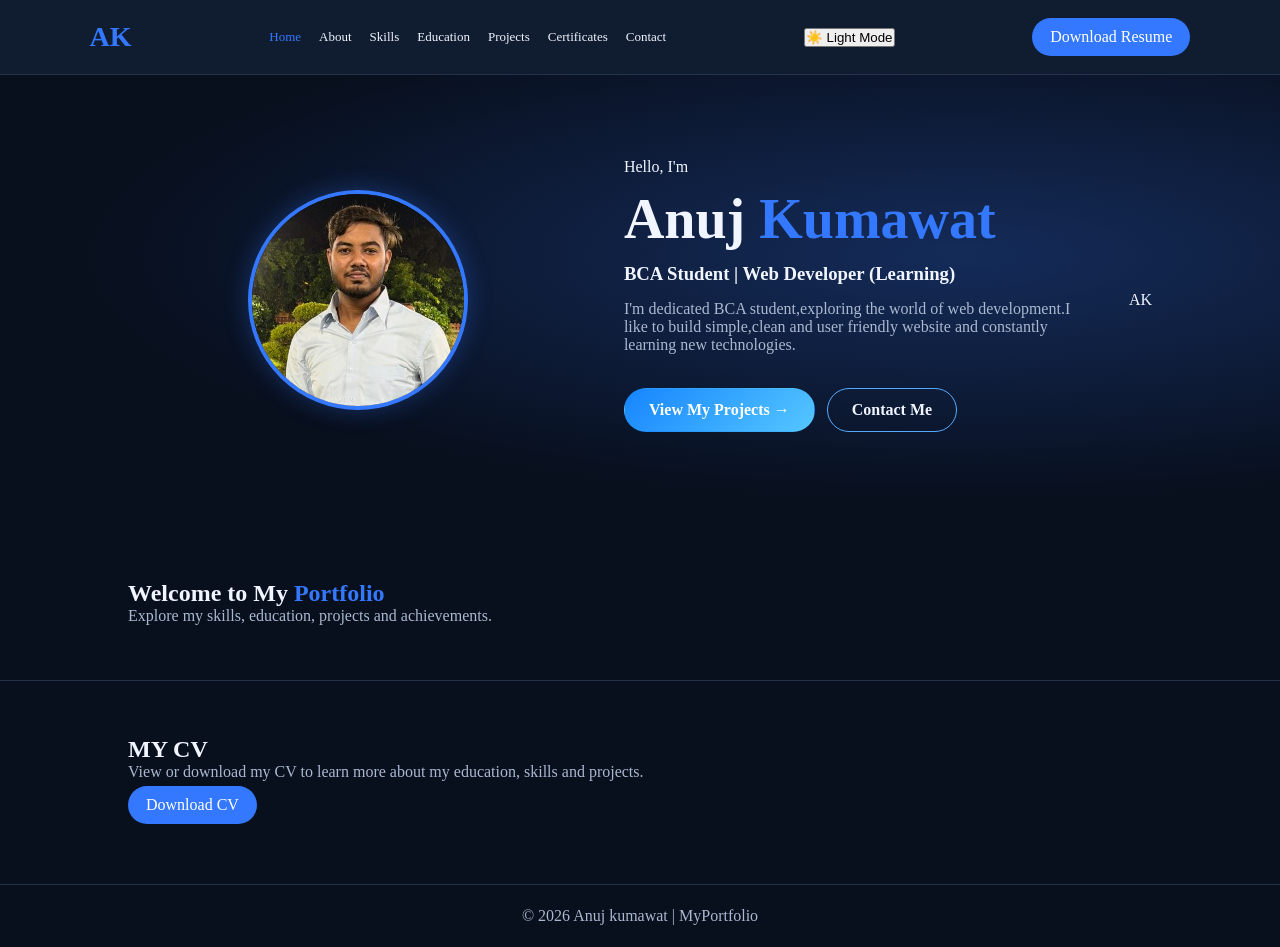
<file: index.html>
<!DOCTYPE html>
<html lang="en">
<head>
    <meta charset="UTF-8">
    <meta name="viewport" content="width=device-width, initial-scale=1.0">
    <title>Anuj kumawat | Portfolio</title>
    <link rel="stylesheet" href="style.css">
</head>
<body>

    <header class="navbar">
        <a href="index.html" class="logo">AK</a>

        <nav>
            <a href="index.html" class="active">Home</a>
            <a href="about.html">About</a>
            <a href="skills.html">Skills</a>
            <a href="education.html">Education</a>
            <a href="projects.html">Projects</a>
            <a href="certificates.html">Certificates</a>
            <a href="contact.html">Contact</a>
        </nav>

<button id="theme-toggle" class="theme-toggle" type="button">
    ☀️ Light Mode
</button>


        <a href="documents/resume.pdf"
   class="resume-btn"
   download>
   Download Resume
      </a>
    </header>

    <main>
        <section class="hero" id="home">
            <div class="profile-photo">
    <img src="images/profile.jpg" alt="Anuj Kumawat Profile Photo">
</div>
            <div class="hero-content">
                <p>Hello, I'm</p>
                <h1>Anuj <span>Kumawat</span></h1>
                <h3>BCA Student | Web Developer (Learning)</h3>

                <p class="intro">
                    I'm dedicated BCA student,exploring the world of
                    web development.I like to build simple,clean and
                    user friendly website and constantly learning new 
                    technologies.

                </p>

                <a href="projects.html" class="btn">View My Projects →</a>
                <a href="contact.html" class="btn outline">Contact Me</a>
            </div>
           <div class=""profile"> 
                <span>AK</span> 
                </div>           
        </section>

        <section class="quick-about">
            <h2>Welcome to My <span>Portfolio</span></h2>
            <p>Explore my skills, education, projects and achievements.</p>
        </section>

        
    <section class="resume" id="resume">
        <h2>MY CV</h2>
        <p>View or download my CV to learn more about my education, skills and projects.</p>

        

        <a href="documents/my-cv.pdf" download class="btn">
            Download CV
        </a>
    </section>
    </main>


    <footer>
        <p>© 2026 Anuj kumawat | MyPortfolio</p>
    </footer>

<script src="script.js"></script>

<button id="backToTop" title="Back to top" aria-label="Back to top">
    ↑
</button>

</body>
</html>
</file>
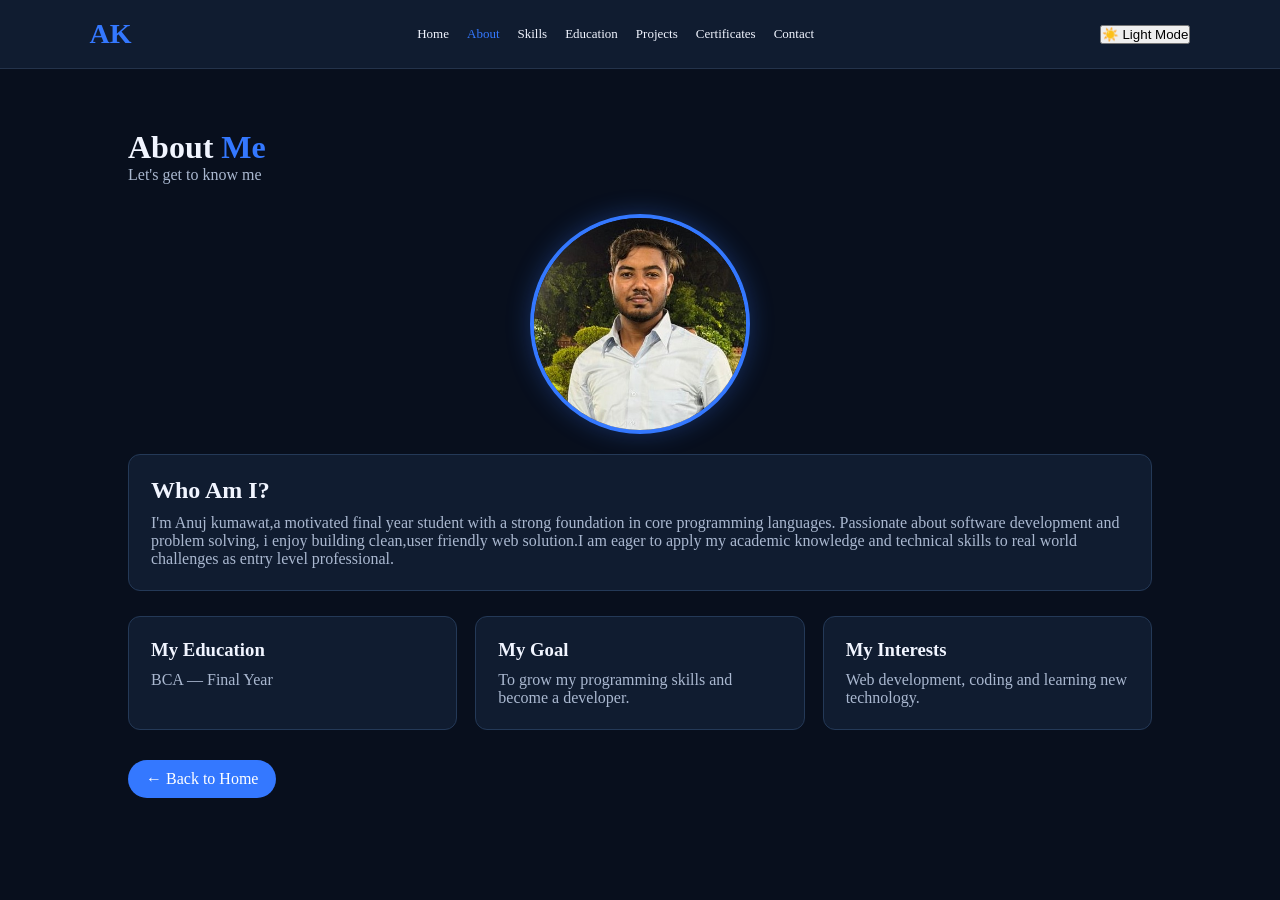
<file: about.html>
<!DOCTYPE html>
<html lang="en">
<head>
    <meta charset="UTF-8">
    <meta name="viewport" content="width=device-width, initial-scale=1.0">
    <title>About Me | Anuj kumawat</title>
    <link rel="stylesheet" href="style.css">
</head>
<body>

    <header class="navbar">
        <a href="index.htnl" class="logo">AK</a>

        <nav>
            <a href="index.html">Home</a>
            <a href="about.html" class="active">About</a>
            <a href="skills.html">Skills</a>
            <a href="education.html">Education</a>
            <a href="projects.html">Projects</a>
            <a href="certificates.html">Certificates</a>
            <a href="contact.html">Contact</a>
        </nav>
        <button id="theme-toggle">☀️ Light Mode</button>
    </header>

    <main class="page-content">
        <h1>About <span>Me</span></h1>
        <p class="subtitle">Let's get to know me</p>
        <div class="profile-photo">
    <img src="images/profile.jpg" alt="Anuj Kumawat Profile Photo">
</div>

        <div class="about-card">
            <h2>Who Am I?</h2>
            <p>
                

                I'm Anuj kumawat,a motivated final year student with 
                a strong foundation in core programming languages.
                Passionate about software development and problem solving,
                i enjoy building clean,user friendly web solution.I am 
                eager to apply my academic knowledge and technical skills
                to real world challenges as entry level professional.

            </p>
        </div>

        <div class="cards">
            <article class="card">
                <h3>My Education</h3>
                <p>BCA — Final Year</p>
            </article>

            <article class="card">
                <h3>My Goal</h3>
                <p>To grow my programming skills and become a developer.</p>
            </article>

            <article class="card">
                <h3>My Interests</h3>
                <p>Web development, coding and learning new technology.</p>
            </article>
        </div>

        <a href="index.html" class="btn">← Back to Home</a>
    </main>
<script src="script.js"></script>
</body>
</html>
</file>
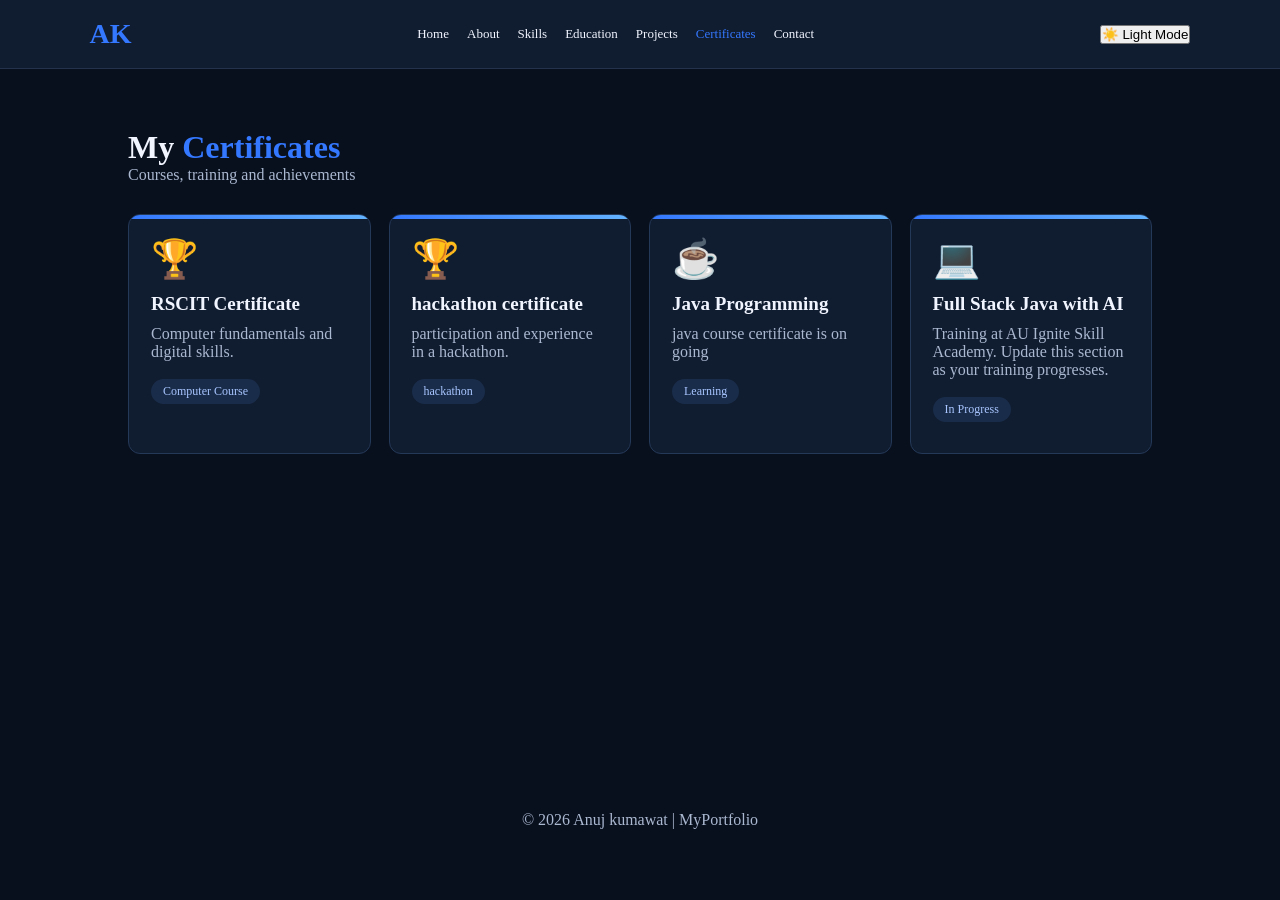
<file: certificates.html>
<!DOCTYPE html>
<html lang="en">
<head>
    <meta charset="UTF-8">
    <meta name="viewport" content="width=device-width, initial-scale=1.0">
    <title>Certificates | Anuj kumawat</title>
    <link rel="stylesheet" href="style.css">
</head>
<body>

<header class="navbar">
    <a href="index.html" class="logo">AK</a>

    <nav>
        <a href="index.html">Home</a>
        <a href="about.html">About</a>
        <a href="skills.html">Skills</a>
        <a href="education.html">Education</a>
        <a href="projects.html">Projects</a>
        <a href="certificates.html" class="active">Certificates</a>
        <a href="contact.html">Contact</a>
    </nav>
    <button id="theme-toggle">☀️ Light Mode</button>
</header>

<main class="page-content">
    <h1>My <span>Certificates</span></h1>
    <p class="subtitle">
        Courses, training and achievements
    </p>

    <div class="cards certificate-grid">

        <article class="card certificate-card">
            <div class="certificate-icon">🏆</div>
            <h2>RSCIT Certificate</h2>
            <p>
                Computer fundamentals and digital skills.
            </p>
            <span class="certificate-label">Computer Course</span>
        </article>

         
        <article class="card certificate-card">
            <div class="certificate-icon">🏆</div>
            <h2>hackathon certificate</h2>
            <p>
                participation and experience in a
                hackathon.
            </p>
            <span class="certificate-label">hackathon</span>
        </article>


        <article class="card certificate-card">
            <div class="certificate-icon">☕</div>
            <h2>Java Programming</h2>
            <p>
                <!--yaha java certificate add krna hai -->
                java course certificate is on going
            </p>
            <span class="certificate-label">Learning</span>
        </article>

        <article class="card certificate-card">
            <div class="certificate-icon">💻</div>
            <h2>Full Stack Java with AI</h2>
            <p>
                Training at AU Ignite Skill Academy.
                Update this section as your training progresses.
            </p>
            <span class="certificate-label">In Progress</span>
        </article>

    </div>
</main>

<footer>
    <p>© 2026 Anuj kumawat | MyPortfolio</p>
</footer>
<script src="script.js"></script>
</body>
</html>
</file>
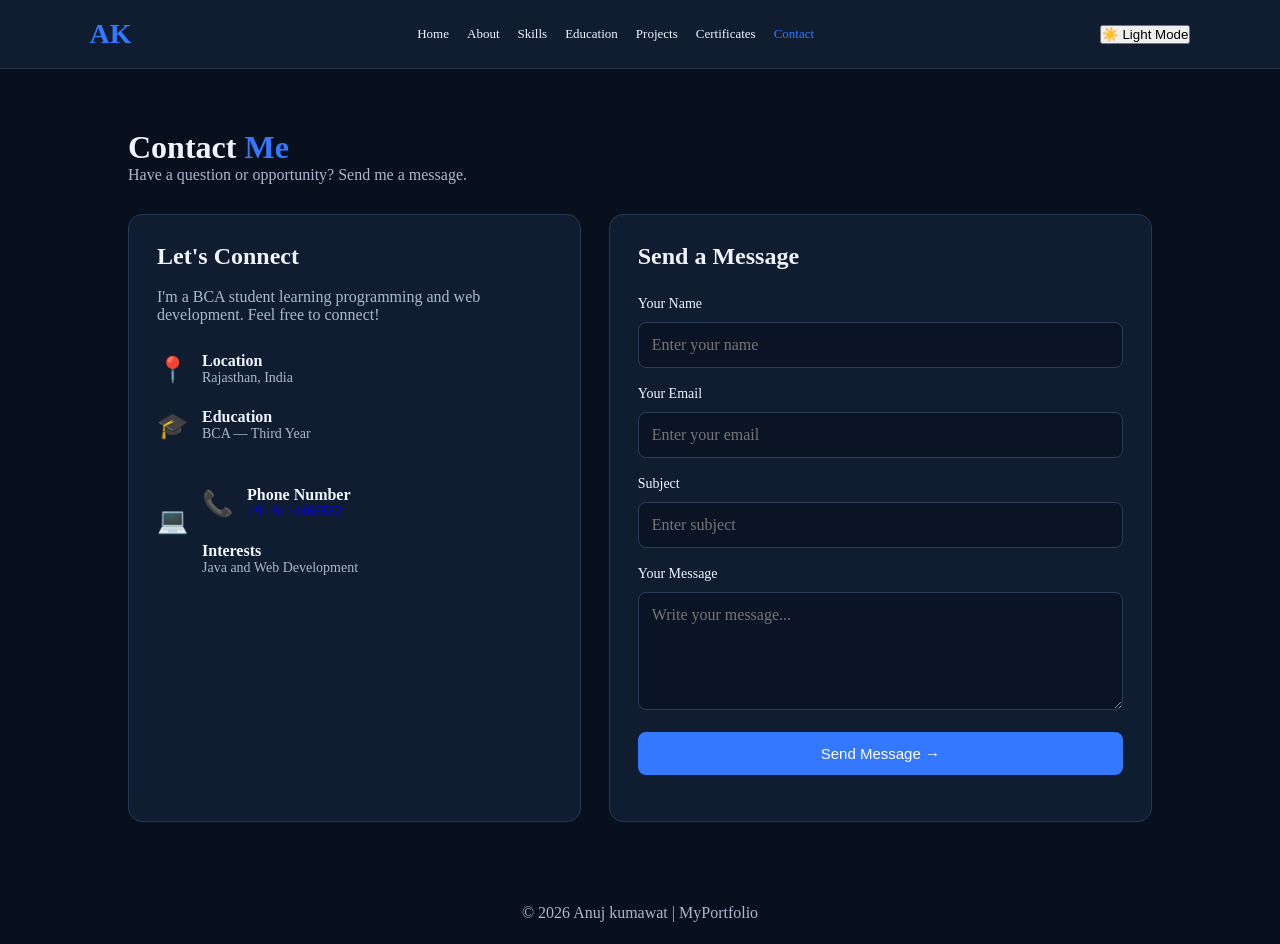
<file: contact.html>
<!DOCTYPE html>
<html lang="en">
<head>
    <meta charset="UTF-8">
    <meta name="viewport" content="width=device-width, initial-scale=1.0">
    <title>Contact | Anuj kumawat</title>
    <link rel="stylesheet" href="style.css">
</head>
<body>

<header class="navbar">
    <a href="index.html" class="logo">AK</a>

    <nav>
        <a href="index.html">Home</a>
        <a href="about.html">About</a>
        <a href="skills.html">Skills</a>
        <a href="education.html">Education</a>
        <a href="projects.html">Projects</a>
        <a href="certificates.html">Certificates</a>
        <a href="contact.html" class="active">Contact</a>
    </nav>
    <button id="theme-toggle">☀️ Light Mode</button>
</header>

<main class="page-content">
    <h1>Contact <span>Me</span></h1>
    <p class="subtitle">
        Have a question or opportunity? Send me a message.
    </p>

    <div class="contact-layout">

        <section class="contact-info">
            <h2>Let's Connect</h2>
            <p>
                I'm a BCA student learning programming
                and web development. Feel free to connect!
            </p>

            <div class="contact-detail">
                <span>📍</span>
                <div>
                    <h3>Location</h3>
                    <p>Rajasthan, India</p>
                </div>
            </div>

            <div class="contact-detail">
                <span>🎓</span>
                <div>
                    <h3>Education</h3>
                    <p>BCA — Third Year</p>
                </div>
            </div>

            <div class="contact-detail">
                <span>💻</span>
                <div>
                    
                  
<div class="contact-detail">
    <span>📞</span>
    <div>
        <h3>Phone Number</h3>
        <p>
            <a href="tel:+918114466562 class="contact-link">
                +91 8114466562
            </a>
        </p>
    </div>
</div>
  
                    
                    
                    <h3>Interests</h3>
                    <p>Java and Web Development</p>
                </div>
            </div>
        </section>

        <section class="contact-form-card">
            <h2>Send a Message</h2>

            <form id="contact-form">
                <label for="name">Your Name</label>
                <input
                    type="text"
                    id="name"
                    placeholder="Enter your name"
                    required
                >

                <label for="email">Your Email</label>
                <input
                    type="email"
                    id="email"
                    placeholder="Enter your email"
                    required
                >

                <label for="subject">Subject</label>
                <input
                    type="text"
                    id="subject"
                    placeholder="Enter subject"
                    required
                >

                <label for="message">Your Message</label>
                <textarea
                    id="message"
                    rows="5"
                    placeholder="Write your message..."
                    required
                ></textarea>

                <button type="submit" class="send-btn">
                    Send Message →
                </button>

                <p id="form-status" role="status"></p>
            </form>
        </section>

    </div>
</main>

<footer>
    <p>© 2026 Anuj kumawat | MyPortfolio</p>
</footer>

<script src="script.js"></script>
</body>
</html>
</file>
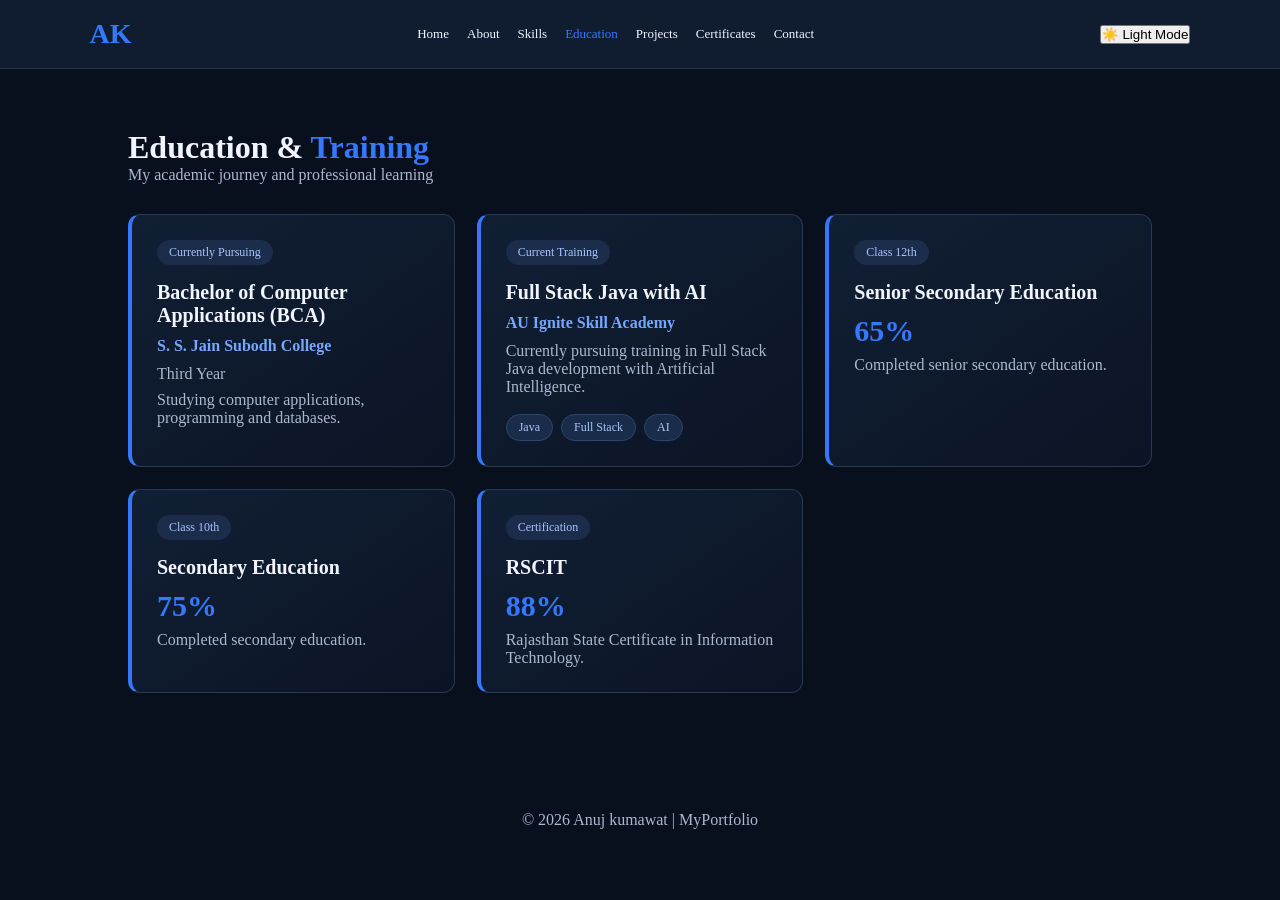
<file: education.html>
<!DOCTYPE html>
<html lang="en">
<head>
    <meta charset="UTF-8">
    <meta name="viewport" content="width=device-width, initial-scale=1.0">
    <title>Education | Anuj kumawat</title>
    <link rel="stylesheet" href="style.css">
</head>
<body>

    <header class="navbar">
        <a href="index.html" class="logo">AK</a>

        <nav>
            <a href="index.html">Home</a>
            <a href="about.html">About</a>
            <a href="skills.html">Skills</a>
            <a href="education.html" class="active">Education</a>
            <a href="projects.html">Projects</a>
            <a href="certificates.html">Certificates</a>
            <a href="contact.html">Contact</a>
        </nav>
        <button id="theme-toggle">☀️ Light Mode</button>
    </header>

    <main class="page-content">
        <h1>Education & <span>Training</span></h1>
        <p class="subtitle">My academic journey and professional learning</p>

        <div class="education-list">

            <article class="card education-card">
                <span class="edu-year">Currently Pursuing</span>
                <h2>Bachelor of Computer Applications (BCA)</h2>
                <h3>S. S. Jain Subodh College</h3>
                <p>Third Year</p>
                <p>Studying computer applications, programming and databases.</p>
            </article>

            <article class="card education-card">
                <span class="edu-year">Current Training</span>
                <h2>Full Stack Java with AI</h2>
                <h3>AU Ignite Skill Academy</h3>
                <p>
                    Currently pursuing training in Full Stack Java
                    development with Artificial Intelligence.
                </p>
                <div class="tags">
                    <span>Java</span>
                    <span>Full Stack</span>
                    <span>AI</span>
                </div>
            </article>

            <article class="card education-card">
                <span class="edu-year">Class 12th</span>
                <h2>Senior Secondary Education</h2>
                <p class="percentage">65%</p>
                <p>Completed senior secondary education.</p>
            </article>

            <article class="card education-card">
                <span class="edu-year">Class 10th</span>
                <h2>Secondary Education</h2>
                <p class="percentage">75%</p>
                <p>Completed secondary education.</p>
            </article>

            <article class="card education-card">
                <span class="edu-year">Certification</span>
                <h2>RSCIT</h2>
                <p class="percentage">88%</p>
                <p>Rajasthan State Certificate in Information Technology.</p>
            </article>

        </div>
    </main>

    <footer>
        <p>© 2026 Anuj kumawat | MyPortfolio</p>
    </footer>
<script src="script.js"></script>
</body>
</html>
</file>
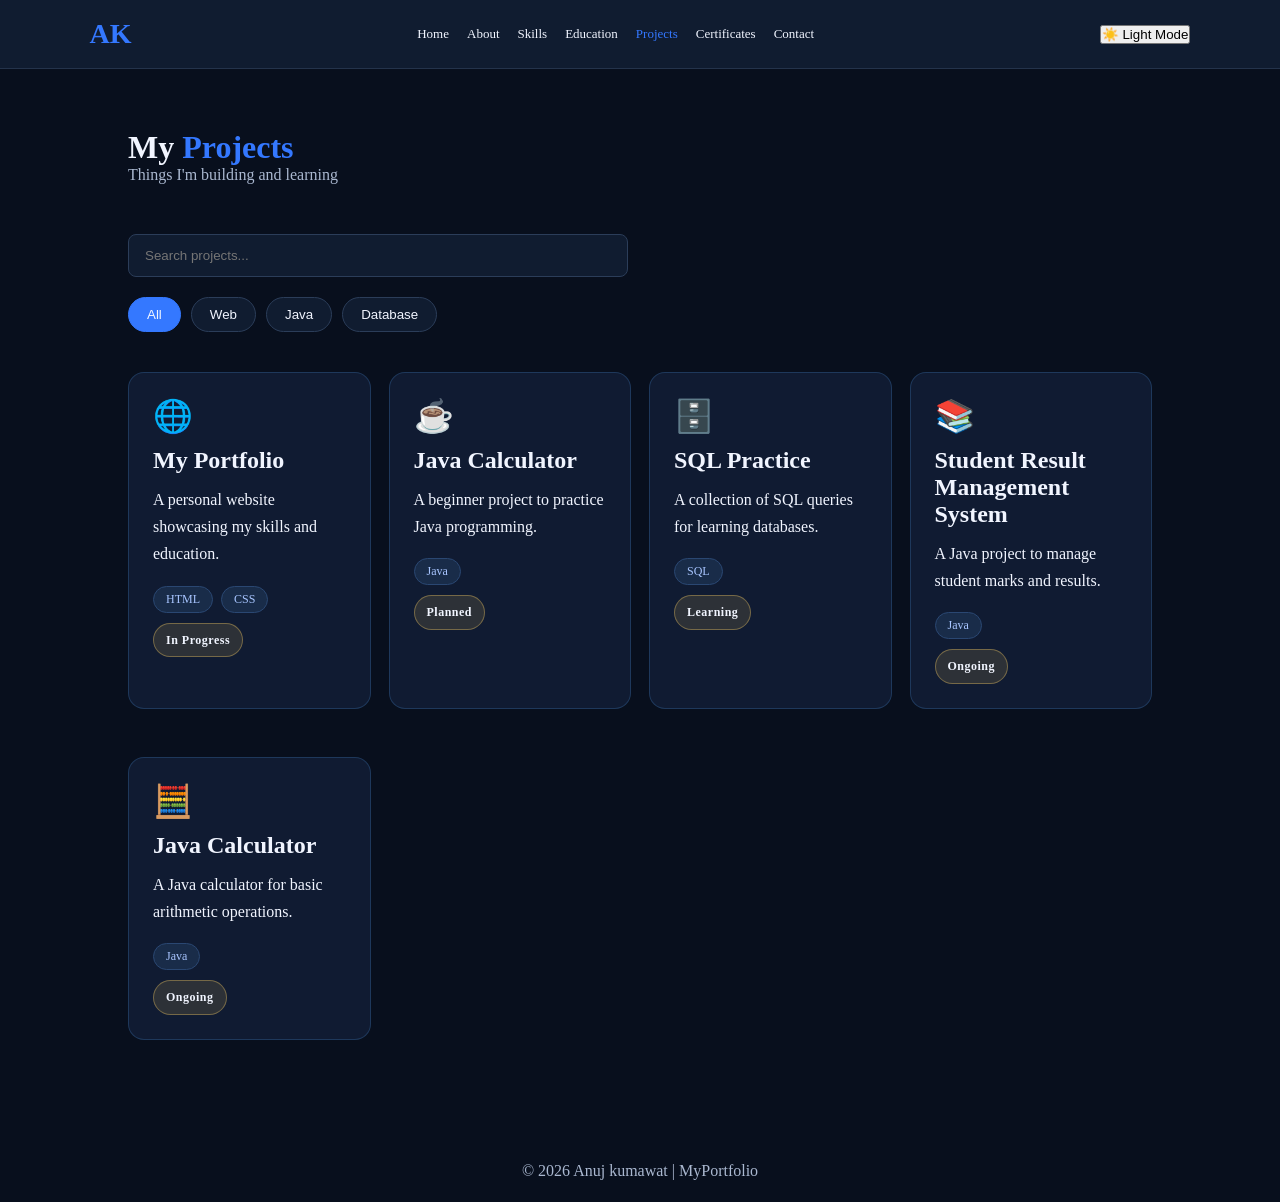
<file: projects.html>
<!DOCTYPE html>
<html lang="en">
<head>
    <meta charset="UTF-8">
    <meta name="viewport" content="width=device-width, initial-scale=1.0">
    <title>Projects | Anuj kumawat</title>
    <link rel="stylesheet" href="style.css">
</head>
<body>

<header class="navbar">
    <a href="index.html" class="logo">AK</a>
    <nav>
        <a href="index.html">Home</a>
        <a href="about.html">About</a>
        <a href="skills.html">Skills</a>
        <a href="education.html">Education</a>
        <a href="projects.html" class="active">Projects</a>
        <a href="certificates.html">Certificates</a>
        <a href="contact.html">Contact</a>
    </nav>
    <button id="theme-toggle">☀️ Light Mode</button>
</header>

<main class="page-content">
    <h1>My <span>Projects</span></h1>
    <p class="subtitle">Things I'm building and learning</p>

    <input type="search" id="project-search"
           placeholder="Search projects...">

    <div class="project-filters">
        <button class="filter-btn active" data-filter="all">All</button>
        <button class="filter-btn" data-filter="web">Web</button>
        <button class="filter-btn" data-filter="java">Java</button>
        <button class="filter-btn" data-filter="database">Database</button>
    </div>

    <div class="cards project-grid">

        <article class="card project-card" data-category="web">
            <span class="project-icon">🌐</span>
            <h2>My Portfolio</h2>
            <p>A personal website showcasing my skills and education.</p>
            <div class="tags"><span>HTML</span><span>CSS</span></div>
            <p class="project-status">In Progress</p>
        </article>

        <article class="card project-card" data-category="java">
            <span class="project-icon">☕</span>
            <h2>Java Calculator</h2>
            <p>A beginner project to practice Java programming.</p>
            <div class="tags"><span>Java</span></div>
            <p class="project-status">Planned</p>
        </article>

        <article class="card project-card" data-category="database">
            <span class="project-icon">🗄️</span>
            <h2>SQL Practice</h2>
            <p>A collection of SQL queries for learning databases.</p>
            <div class="tags"><span>SQL</span></div>
            <p class="project-status">Learning</p>
        </article>

<article class="card project-card" data-category="java">
    <span class="project-icon">📚</span>
    <h2>Student Result Management System</h2>
    <p>A Java project to manage student marks and results.</p>
    <div class="tags"><span>Java</span></div>
    <p class="project-status">Ongoing</p>
</article>

<article class="card project-card" data-category="java">
    <span class="project-icon">🧮</span>
    <h2>Java Calculator</h2>
    <p>A Java calculator for basic arithmetic operations.</p>
    <div class="tags"><span>Java</span></div>
    <p class="project-status">Ongoing</p>
</article>


    </div>

    <p id="no-projects" hidden>No matching projects found.</p>
</main>

<footer>
    <p>© 2026 Anuj kumawat | MyPortfolio</p>
</footer>

<script src="script.js"></script>
</body>
</html>
</file>
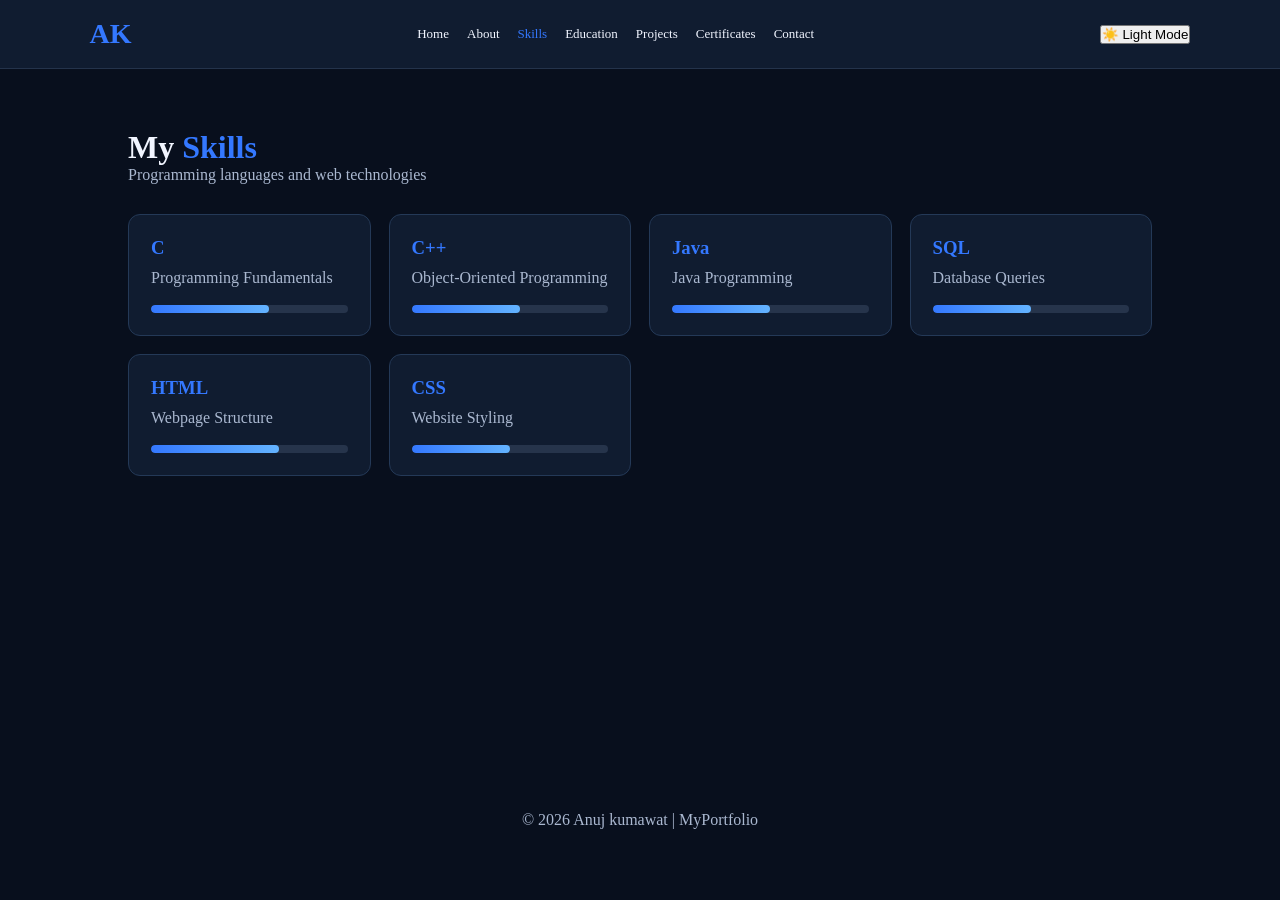
<file: skills.html>
<!DOCTYPE html>
<html lang="en">
<head>
    <meta charset="UTF-8">
    <meta name="viewport" content="width=device-width, initial-scale=1.0">
    <title>My Skills | Anuj kumawat</title>
    <link rel="stylesheet" href="style.css">
</head>
<body>

    <header class="navbar">
        <a href="index.html" class="logo">AK</a>

        <nav>
            <a href="index.html">Home</a>
            <a href="about.html">About</a>
            <a href="skills.html" class="active">Skills</a>
            <a href="education.html">Education</a>
            <a href="projects.html">Projects</a>
            <a href="certificates.html">Certificates</a>
            <a href="contact.html">Contact</a>
        </nav>
        <button id="theme-toggle">☀️ Light Mode</button>
    </header>

    <main class="page-content">
        <h1>My <span>Skills</span></h1>
        <p class="subtitle">Programming languages and web technologies</p>

        <div class="cards">

            <article class="card skill-card">
                <h3>C</h3>
                <p>Programming Fundamentals</p>
                <div class="progress"><div style="width: 60%"></div></div>
            </article>

            <article class="card skill-card">
                <h3>C++</h3>
                <p>Object-Oriented Programming</p>
                <div class="progress"><div style="width: 55%"></div></div>
            </article>

            <article class="card skill-card">
                <h3>Java</h3>
                <p>Java Programming</p>
                <div class="progress"><div style="width: 50%"></div></div>
            </article>

            <article class="card skill-card">
                <h3>SQL</h3>
                <p>Database Queries</p>
                <div class="progress"><div style="width: 50%"></div></div>
            </article>

            <article class="card skill-card">
                <h3>HTML</h3>
                <p>Webpage Structure</p>
                <div class="progress"><div style="width: 65%"></div></div>
            </article>

            <article class="card skill-card">
                <h3>CSS</h3>
                <p>Website Styling</p>
                <div class="progress"><div style="width: 50%"></div></div>
            </article>

        </div>
    </main>

    <footer>
        <p>© 2026 Anuj kumawat | MyPortfolio</p>
    </footer>
<script src="script.js"></script>
</body>
</html>
</file>
<file: style.css>
* {
    margin: 0;
    padding: 0;
    box-sizing: border-box;
    scroll-behavior: smooth;
}


:root {
    --bg: #080f1d;
    --card: #101c30;
    --blue: #3478ff;
    --text: #f1f5ff;
    --muted: #aab8d0;
    --border: #243957;
}

body.light-theme {
    --bg: #f3f6fc;
    --card: #ffffff;
    --blue: #245fd6;
    --text: #172033;
    --muted: #5c677d;
    --border: #d8e0ee;
}


.navbar {
    display: flex;
    align-items: center;
    justify-content: space-between;
    gap: 20px;
    padding: 18px 7%;
    border-bottom: 1px solid var(--border);
}

.logo {
    color: var(--blue);
    font-size: 28px;
    font-weight: bold;
    text-decoration: none;
}

nav {
    display: flex;
    flex-wrap: wrap;
    gap: 18px;
}

nav a {
    color: var(--text);
    text-decoration: none;
    font-size: 13px;
}

nav a:hover,
nav a.active {
    color: var(--blue);
}

.resume-btn,
.btn {
    display: inline-block;
    padding: 10px 18px;
    border-radius: 25px;
    background: var(--blue);
    color: white;
    text-decoration: none;
}

.hero {
    min-height: 450px;
    display: flex;
    align-items: center;
    justify-content: space-between;
    gap: 35px;
    padding: 70px 10%;
    background: radial-gradient(ellipse at 75% 40%, #142b59, var(--bg) 65%);
}

.hero h1 {
    font-size: clamp(36px, 5vw, 56px);
    line-height: 1.2;
    margin: 10px 0;
}

h2 span,
.hero h1 span {
    color: var(--blue);
}

.hero h3 {
    margin-bottom: 15px;
}

.intro {
    color: var(--muted);
    max-width: 470px;
    margin-bottom: 24px;
}

.btn {
    margin: 5px 8px 5px 0;
}

.btn.outline {
    background: transparent;
    border: 1px solid var(--blue);
}

.profile {
    width: 250px;
    height: 300px;
    flex-shrink: 0;
    border: 2px solid var(--blue);
    border-radius: 45% 45% 20% 20%;
    background: linear-gradient(145deg, #1b3d7c, var(--card));
    display: grid;
    place-items: center;
    font-size: 70px;
    font-weight: bold;
    color: #80adff;
}

.quick-about,
.resume {
    padding: 55px 10%;
    border-bottom: 1px solid #24334b;
}

.quick-about p,
.resume p {
    color: var(--muted);
}

footer {
    padding: 22px;
    text-align: center;
    color: var(--muted);
}

@media (max-width: 850px) {
    .navbar {
        flex-direction: column;
    }

    nav {
        justify-content: center;
    }

    .hero {
        flex-direction: column;
        align-items: flex-start;
    }

    .profile {
        align-self: center;
        width: 200px;
        height: 230px;
    }
}


.page-content {
    min-height: 80vh;
    padding: 60px 10%;
}

.page-content h1 span {
    color: var(--blue);
}

.subtitle {
    color: var(--muted);
    margin-bottom: 30px;
}

.about-card,
.card {
    background: var(--card);
    border: 1px solid var(--border);
    border-radius: 12px;
    padding: 22px;
}

.about-card {
    margin-bottom: 25px;
}

.about-card p,
.card p {
    color: var(--muted);
    margin-top: 10px;
}

.cards {
    display: grid;
    grid-template-columns: repeat(auto-fit, minmax(200px, 1fr));
    gap: 18px;
    margin: 25px 0;
}

.card {
    transition: transform 0.3s, border-color 0.3s;
}

.card:hover {
    transform: translateY(-5px);
    border-color: var(--blue);
}


/* Skills progress bars */
.progress {
    height: 8px;
    margin-top: 18px;
    background: #26344b;
    border-radius: 10px;
    overflow: hidden;
}

.progress div {
    height: 100%;
    background: linear-gradient(90deg, #3478ff, #63b3ff);
    border-radius: 10px;
    animation: fillBar 1.2s ease;
}

@keyframes fillBar {
    from {
        width: 0;
    }
}

.skill-card {
    transition: transform 0.3s, box-shadow 0.3s;
}

.skill-card:hover {
    transform: translateY(-5px);
    box-shadow: 0 8px 25px #3478ff22;
}

.skill-card h3 {
    color: var(--blue);
}


/* Education and Training */
.education-list {
    display: grid;
    grid-template-columns: repeat(auto-fit, minmax(260px, 1fr));
    gap: 22px;
    margin-top: 30px;
}

.education-card {
    background: linear-gradient(145deg, #111f35, #0b1424);
    border: 1px solid #263957;
    border-left: 4px solid var(--blue);
    border-radius: 12px;
    padding: 25px;
    transition: transform 0.3s, box-shadow 0.3s;
}

.education-card:hover {
    transform: translateY(-6px);
    box-shadow: 0 10px 28px #3478ff22;
    border-color: var(--blue);
}

.education-card h2 {
    font-size: 20px;
    margin: 16px 0 10px;
}

.education-card h3 {
    color: #76a7ff;
    font-size: 16px;
    margin-bottom: 10px;
}

.education-card p {
    color: var(--muted);
    margin-top: 8px;
}

.edu-year {
    display: inline-block;
    color: #a8c5ff;
    background: #1b2d4b;
    padding: 5px 12px;
    border-radius: 20px;
    font-size: 12px;
}

.percentage {
    color: var(--blue) !important;
    font-size: 30px;
    font-weight: bold;
}

.tags {
    display: flex;
    flex-wrap: wrap;
    gap: 8px;
    margin-top: 18px;
}

.tags span {
    background: #192c49;
    color: #a8c5ff;
    border: 1px solid #2a4772;
    padding: 5px 12px;
    border-radius: 20px;
    font-size: 12px;
}


/* Projects page */
#project-search {
    width: 100%;
    max-width: 500px;
    padding: 13px 16px;
    margin: 20px 0;
    background: var(--card);
    color: var(--text);
    border: 1px solid #2b3d59;
    border-radius: 8px;
    outline: none;
}

#project-search:focus {
    border-color: var(--blue);
}

.project-filters {
    display: flex;
    flex-wrap: wrap;
    gap: 10px;
    margin-bottom: 25px;
}

.filter-btn {
    background: var(--card);
    color: var(--text);
    border: 1px solid #2b3d59;
    padding: 9px 18px;
    border-radius: 20px;
    cursor: pointer;
}

.filter-btn:hover,
.filter-btn.active {
    background: var(--blue);
    border-color: var(--blue);
}

.project-icon {
    font-size: 32px;
}

.project-card h2 {
    margin: 12px 0;
}

.project-status {
    margin-top: 18px;
    color: #80adff;
    font-size: 13px;
}


/* Certificates Page */

.certificate-card {
    position: relative;
    overflow: hidden;
    min-height: 240px;
    transition: transform 0.3s, border-color 0.3s;
}

.certificate-card::before {
    content: "";
    position: absolute;
    top: 0;
    left: 0;
    width: 100%;
    height: 4px;
    background: linear-gradient(90deg, #3478ff, #63b3ff);
}

.certificate-card:hover {
    transform: translateY(-7px);
    border-color: var(--blue);
}

.certificate-icon {
    font-size: 38px;
    margin-bottom: 12px;
}

.certificate-card h2 {
    font-size: 19px;
    margin-bottom: 10px;
}

.certificate-card p {
    color: var(--muted);
    margin-bottom: 18px;
}

.certificate-label {
    display: inline-block;
    padding: 5px 12px;
    border-radius: 20px;
    background: #192c49;
    color: #a8c5ff;
    font-size: 12px;
}


/* Contact Page */

.contact-layout {
    display: grid;
    grid-template-columns: 1fr 1.2fr;
    gap: 28px;
    margin-top: 30px;
}

.contact-info,
.contact-form-card {
    background: var(--card);
    border: 1px solid #243957;
    border-radius: 14px;
    padding: 28px;
}

.contact-info > p {
    color: var(--muted);
    margin: 12px 0 28px;
}

.contact-detail {
    display: flex;
    gap: 14px;
    align-items: center;
    margin: 22px 0;
}

.contact-detail > span {
    font-size: 25px;
}

.contact-detail h3 {
    font-size: 16px;
}

.contact-detail p {
    color: var(--muted);
    font-size: 14px;
}

.contact-form-card h2,
.contact-info h2 {
    margin-bottom: 18px;
}

#contact-form {
    display: flex;
    flex-direction: column;
    gap: 10px;
}

#contact-form label {
    margin-top: 8px;
    font-size: 14px;
}

#contact-form input,
#contact-form textarea {
    width: 100%;
    padding: 13px;
    border-radius: 8px;
    border: 1px solid #2b3d59;
    background: #0b1424;
    color: var(--text);
    font: inherit;
    outline: none;
}

#contact-form input:focus,
#contact-form textarea:focus {
    border-color: var(--blue);
}

#contact-form textarea {
    resize: vertical;
}

.send-btn {
    margin-top: 12px;
    padding: 13px;
    border: none;
    border-radius: 8px;
    background: var(--blue);
    color: white;
    font-size: 15px;
    cursor: pointer;
    transition: background 0.3s;
}

.send-btn:hover {
    background: #245fd6;
}

#form-status {
    color: #80adff;
    margin-top: 8px;
}

@media (max-width: 750px) {
    .contact-layout {
        grid-template-columns: 1fr;
    }
}


/* Contact Phone Link */

.contact-link {
    color: #80adff;
    text-decoration: none;
    transition: color 0.3s;
}

.contact-link:hover {
    color: var(--blue);
    text-decoration: underline;
}


/* Fix Light Mode */

body.light-theme {
    background: var(--bg);
    color: var(--text);
}

body.light-theme .navbar {
    background: var(--bg);
    border-bottom: 1px solid var(--border);
}

body.light-theme .quick-about,
body.light-theme .resume {
    background: var(--bg);
    border-color: var(--border);
}

body.light-theme footer {
    background: var(--bg);
    color: var(--muted);
}

body.light-theme nav a {
    color: var(--text);
}

body.light-theme nav a:hover,
body.light-theme nav a.active {
    color: var(--blue);
}

/* DARK AND LIGHT MODE */

body {
    background: #080f1d;
    color: #f1f5ff;
    transition: background 0.3s, color 0.3s;
}

body.light-theme {
    background: #f4f7fc;
    color: #172033;
}

body.light-theme .navbar {
    background: #ffffff;
    border-bottom: 1px solid #dddddd;
}

body.light-theme .card,
body.light-theme .about-card,
body.light-theme .education-card {
    background: #ffffff;
    color: #172033;
    border-color: #dddddd;
}

body.light-theme .hero {
    background: radial-gradient(
        ellipse at 75% 40%,
        #dce8ff,
        #f4f7fc 65%
    );
}

body.light-theme p {
    color: #536078;
}

body.light-theme nav a {
    color: #172033;
}

/* Dark mode */
body {
    background: #080f1d;
    color: #f1f5ff;
}

body.light-theme {
    background: #f5f7fc;
    color: #172033;
}

body.light-theme .navbar {
    background: #ffffff;
    border-bottom: 1px solid #dddddd;
}

body.light-theme .card,
body.light-theme .about-card {
    background: #ffffff;
    color: #172033;
}

body.light-theme p {
    color: #526078;
}

body {
    background: #080f1d !important;
    color: #f1f5ff !important;
}

body.light-theme {
    background: #f5f7fc !important;
    color: #172033 !important;
}

body:not(.light-theme) .navbar {
    background: #101c30 !important;
    border-color: #24334b !important;
}

body.light-theme .navbar {
    background: #ffffff !important;
}

.profile-photo {
    width: 220px;
    height: 220px;
    margin: 20px auto;
    border-radius: 50%;
    overflow: hidden;
    border: 4px solid var(--blue);
    box-shadow: 0 0 25px rgba(52, 120, 255, 0.3);
}

.profile-photo img {
    width: 100%;
    height: 100%;
    object-fit: cover;
    display: block;
}


/* Home page AK design polish */
.profile {
    width: 220px;
    height: 250px;
    border: 2px solid #55aaff;
    border-radius: 45% 45% 25% 25%;
    display: flex;
    justify-content: center;
    align-items: center;
    background: linear-gradient(145deg, #102b58, #0757b8);
    box-shadow: 0 0 25px rgba(52, 120, 255, 0.35);
    flex-shrink: 0;
}

.profile span {
    font-size: 64px;
    font-weight: bold;
    color: #ffffff;
    letter-spacing: 4px;
}



/* Professional Home Page Buttons */
.hero-content .btn {
    display: inline-block;
    padding: 12px 24px;
    margin: 10px 8px 10px 0;
    border-radius: 30px;
    background: linear-gradient(135deg, #1685ff, #55c7ff);
    color: #ffffff;
    text-decoration: none;
    font-weight: 600;
    border: 1px solid transparent;
    transition: transform 0.3s ease, box-shadow 0.3s ease;
}

.hero-content .btn:hover {
    transform: translateY(-4px);
    box-shadow: 0 8px 22px rgba(22, 133, 255, 0.35);
}

.hero-content .btn.outline {
    background: transparent;
    border: 1px solid #55aaff;
    color: var(--text);
}

.hero-content .btn.outline:hover {
    background: #1685ff;
    color: #ffffff;
}


/* Professional Projects Cards */
.project-card {
    background: var(--card-bg, #101b32);
    border: 1px solid rgba(85, 170, 255, 0.2);
    border-radius: 16px;
    padding: 24px;
    margin: 15px 0;
    transition: transform 0.3s ease,
                box-shadow 0.3s ease,
                border-color 0.3s ease;
}

.project-card:hover {
    transform: translateY(-6px);
    border-color: #55aaff;
    box-shadow: 0 12px 28px rgba(52, 120, 255, 0.18);
}

.project-card h3 {
    margin-bottom: 12px;
    color: var(--text, #ffffff);
}

.project-card p {
    line-height: 1.7;
    color: var(--text, #d0d8e8);
}

.project-card a {
    display: inline-block;
    margin-top: 12px;
    color: #55aaff;
    font-weight: 600;
    text-decoration: none;
}

.project-card a:hover {
    text-decoration: underline;
}



/* Project Status Badges */
.project-status {
    display: inline-block;
    padding: 6px 12px;
    margin-top: 12px;
    border-radius: 20px;
    font-size: 12px;
    font-weight: 700;
    letter-spacing: 0.5px;
    color: #ffd166;
    background: rgba(255, 209, 102, 0.12);
    border: 1px solid rgba(255, 209, 102, 0.35);
}



/* Back to Top Button */
#backToTop {
    display: none;
    position: fixed;
    right: 24px;
    bottom: 24px;
    width: 46px;
    height: 46px;
    border: none;
    border-radius: 50%;
    background: linear-gradient(135deg, #1685ff, #55c7ff);
    color: white;
    font-size: 26px;
    font-weight: bold;
    cursor: pointer;
    box-shadow: 0 5px 18px rgba(22, 133, 255, 0.3);
    z-index: 1000;
    transition: transform 0.3s ease;
}

#backToTop:hover {
    transform: translateY(-4px);
}



#backToTop {
    display: none;
    position: fixed;
    right: 24px;
    bottom: 24px;
    width: 50px;
    height: 50px;
    border: 2px solid white;
    border-radius: 50%;
    background: #1685ff;
    color: white;
    font-size: 28px;
    font-weight: bold;
    cursor: pointer;
    z-index: 99999;
}

#backToTop:hover {
    background: #0757b8;
}
</file>
